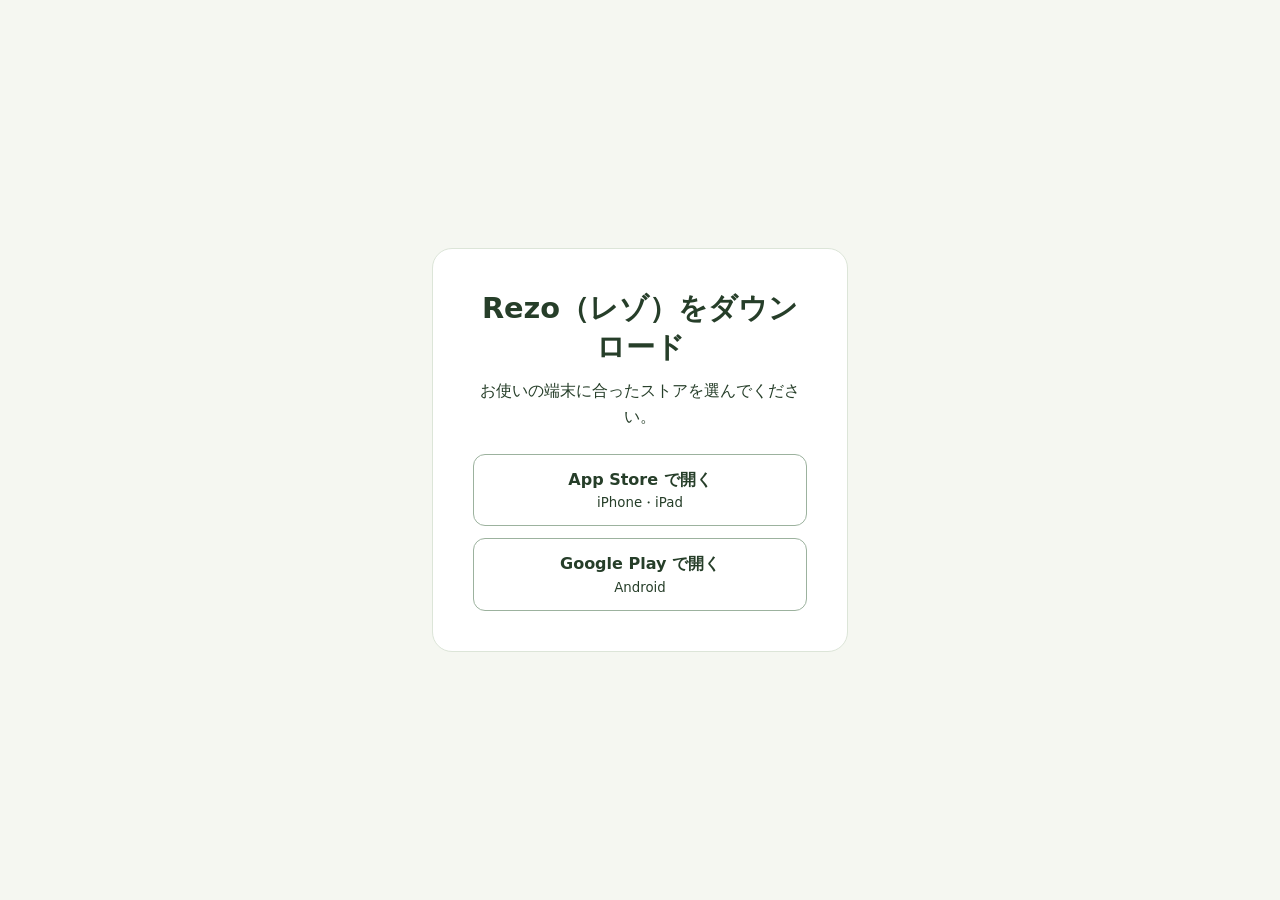
<file: download/index.html>
<!DOCTYPE html>
<html lang="ja">
<head>
    <meta charset="utf-8">
    <meta name="viewport" content="width=device-width, initial-scale=1">
    <meta name="description" content="iPhone・iPad・Android 向けの Rezo（レゾ）をダウンロードできます。">
    <title>Rezo（レゾ）をダウンロード</title>
    <style>
        body {
            margin: 0;
            min-height: 100vh;
            box-sizing: border-box;
            display: grid;
            place-items: center;
            padding: 1.25rem;
            background: #f5f7f1;
            color: #263e29;
            font: 1rem/1.6 system-ui, sans-serif;
        }

        main {
            box-sizing: border-box;
            width: min(100%, 26rem);
            padding: clamp(1rem, 6vw, 2.5rem);
            border: 1px solid #dce5d8;
            border-radius: 1.25rem;
            background: #fff;
            text-align: center;
        }

        h1 {
            margin: 0;
            font-size: clamp(1.35rem, 5.5vw, 1.8rem);
            line-height: 1.35;
        }

        p {
            margin: 0.75rem 0 1.5rem;
        }

        nav {
            display: grid;
            gap: 0.75rem;
        }

        a {
            padding: 0.75rem;
            border: 1px solid #9cb29e;
            border-radius: 0.75rem;
            color: #263e29;
            font-weight: 650;
            text-decoration: none;
        }

        a:hover {
            background: #edf3eb;
        }

        a:focus-visible {
            outline: 2px solid #263e29;
            outline-offset: 3px;
        }

        a small {
            display: block;
            font-weight: 400;
        }
    </style>
</head>
<body>
    <main>
        <h1>Rezo（レゾ）をダウンロード</h1>
        <p>お使いの端末に合ったストアを選んでください。</p>
        <nav aria-label="ダウンロード先">
            <a id="app-store" href="https://apps.apple.com/jp/app/rezo-%E3%83%AC%E3%82%BE-%E5%86%B7%E8%94%B5%E5%BA%AB%E7%AE%A1%E7%90%86%E3%81%A8%E3%83%81%E3%83%A9%E3%82%B7%E7%AF%80%E7%B4%84-ai%E7%8C%AE%E7%AB%8B%E3%83%AC%E3%82%B7%E3%83%94/id6759208721">
                App Store で開く
                <small>iPhone・iPad</small>
            </a>
            <a id="google-play" href="https://play.google.com/store/apps/details?id=com.rezocook.app&amp;hl=ja">
                Google Play で開く
                <small>Android</small>
            </a>
        </nav>
    </main>
    <script>
        const userAgent = navigator.userAgent;
        const platform = navigator.userAgentData?.platform;
        const isAndroid = platform === 'Android' || /\bAndroid\b/i.test(userAgent);

        // デスクトップ表示の iPad は Mac として識別される場合がある。
        const isIPadInDesktopMode = navigator.platform === 'MacIntel' && navigator.maxTouchPoints > 1;
        const isAppleMobile = /\b(iPhone|iPad|iPod)\b/i.test(userAgent) || isIPadInDesktopMode;

        if (isAndroid || isAppleMobile) {
            const storeLink = document.getElementById(isAndroid ? 'google-play' : 'app-store');
            document.querySelector('p').textContent = 'ストアを開いています。開かない場合は、下のリンクを押してください。';
            window.location.replace(storeLink.href);
        }
    </script>
</body>
</html>
</file>
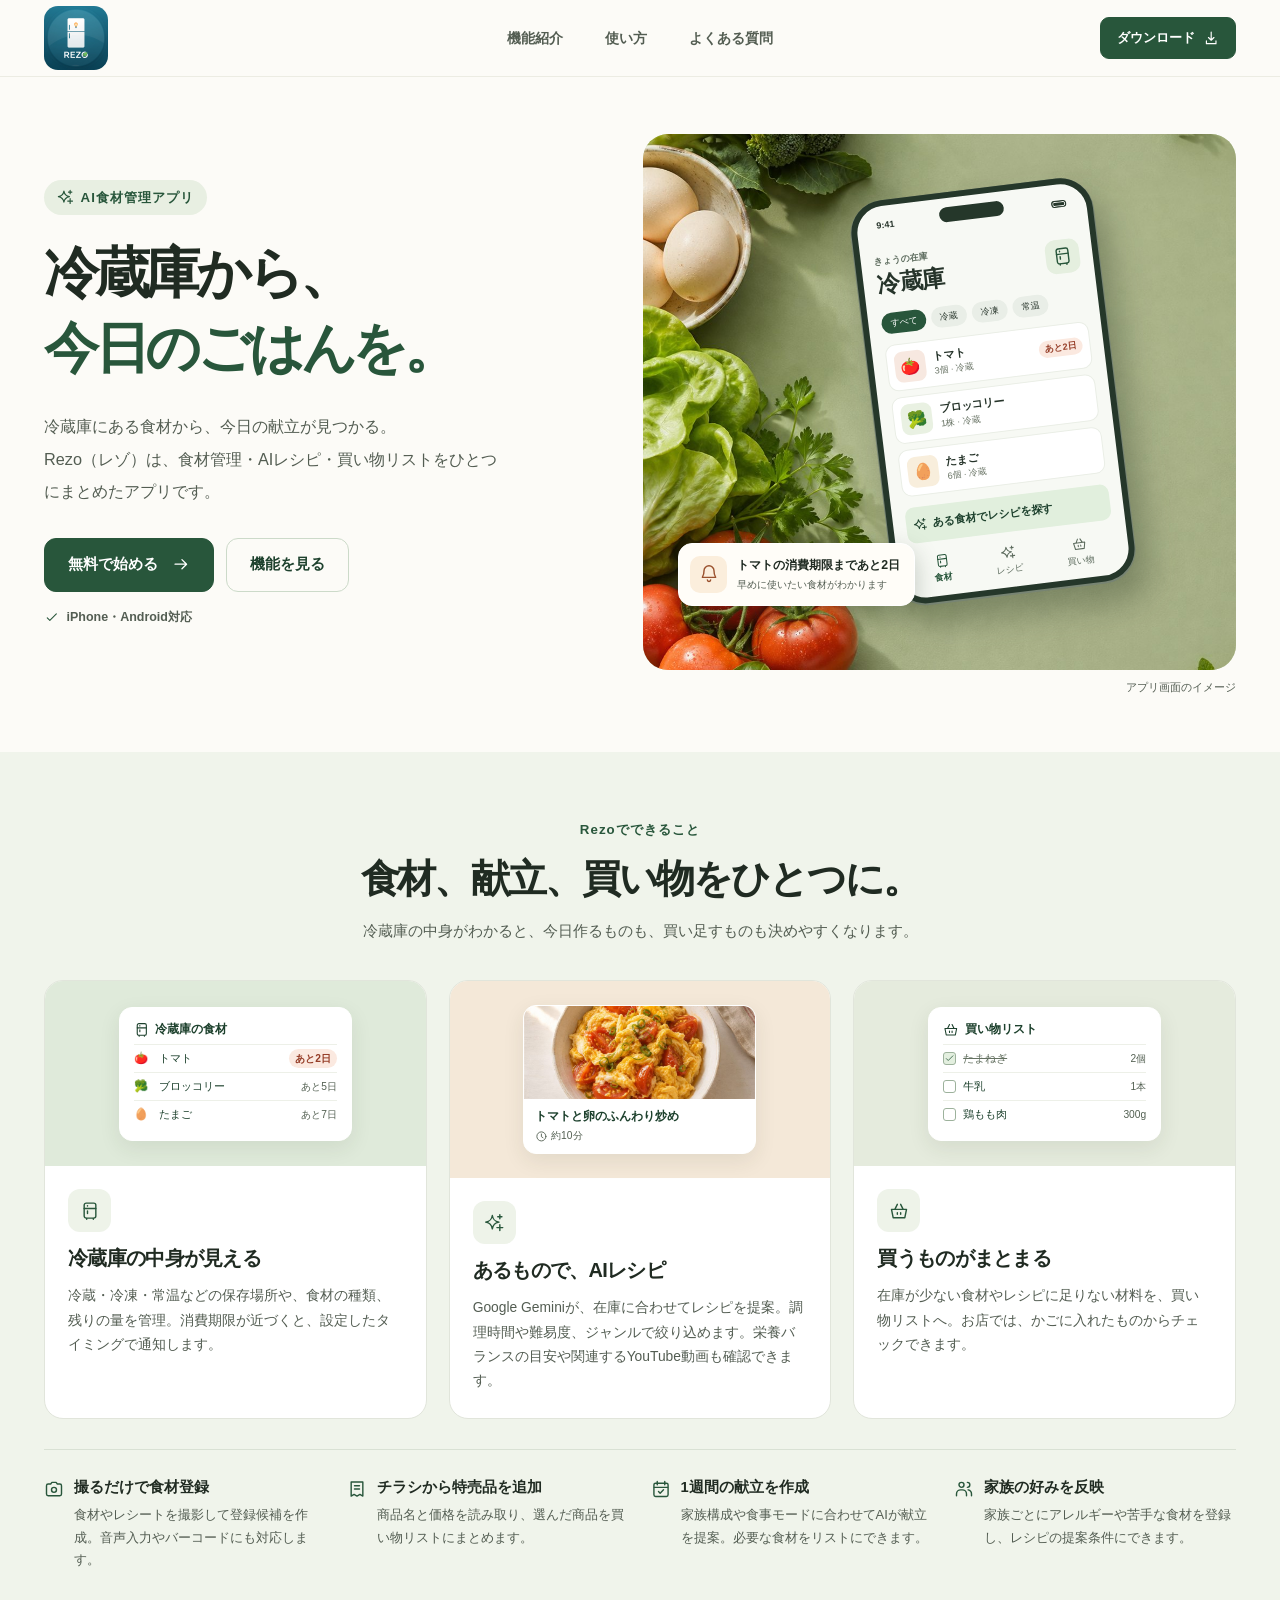
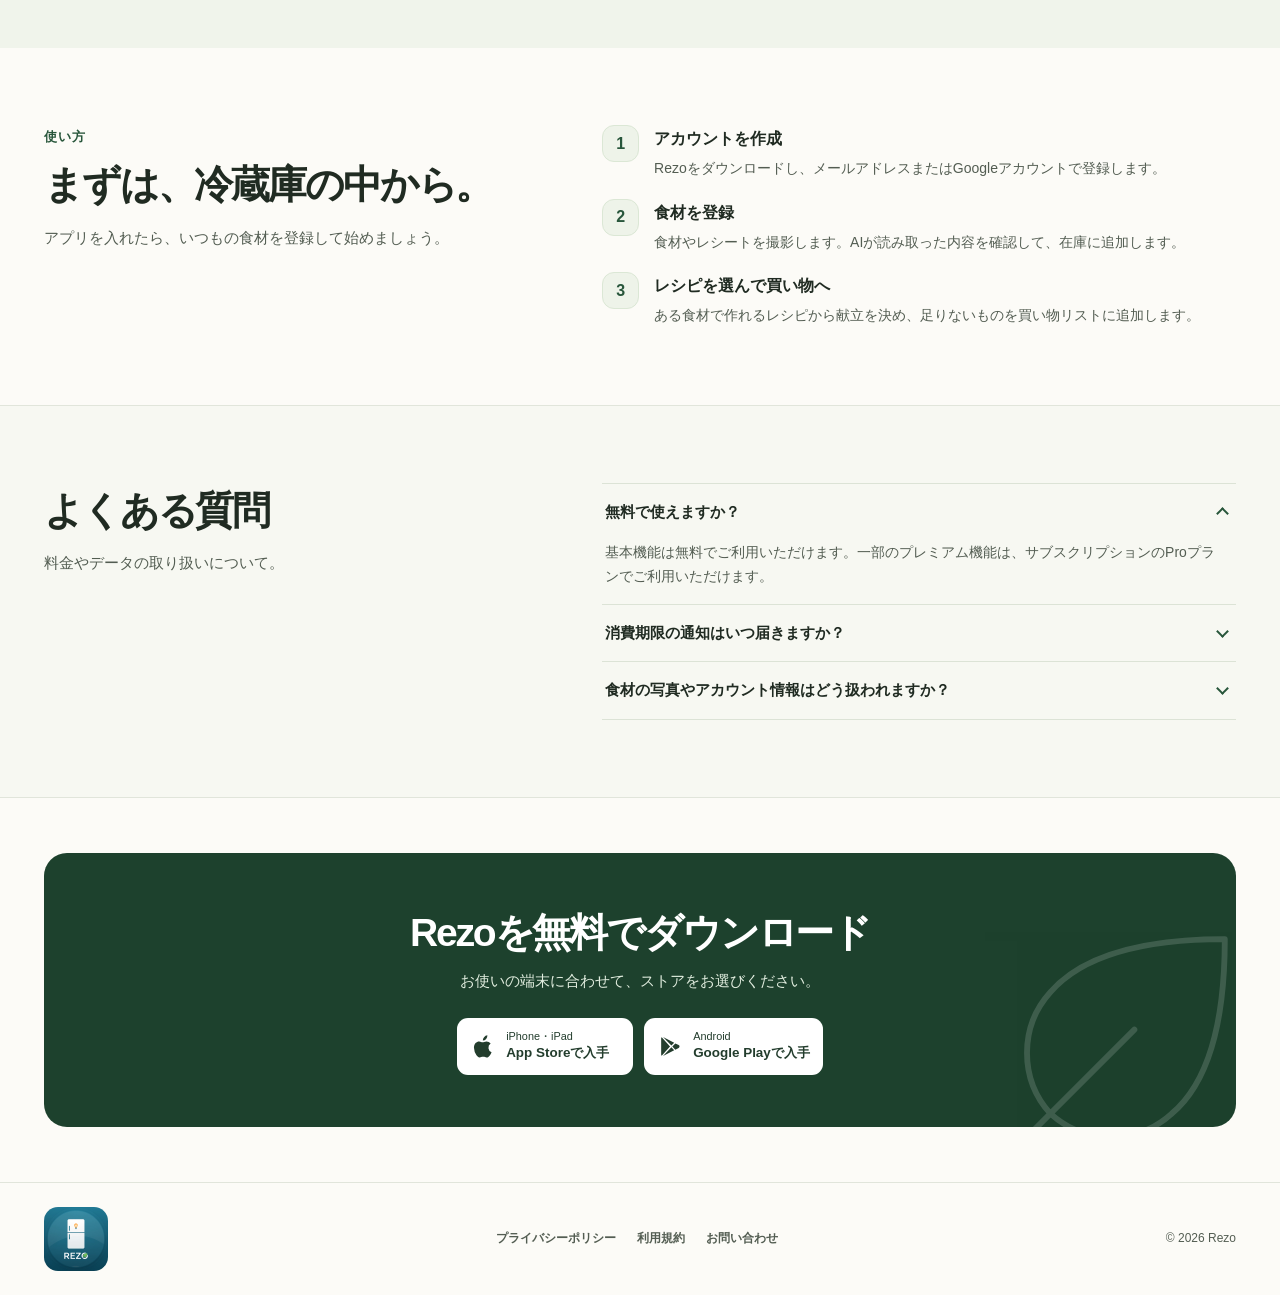
<file: features.html>
<!doctype html>
<html lang="ja">
<head>
    <meta charset="utf-8">
    <meta name="viewport" content="width=device-width, initial-scale=1">
    <meta name="theme-color" content="#fcfbf7">
    <meta name="description" content="Rezo（レゾ）は、冷蔵庫の食材管理からAIの献立提案、買い物リストまでをひとつにまとめるアプリです。">
    <meta property="og:title" content="Rezo（レゾ）｜冷蔵庫から、今日のごはんを。">
    <meta property="og:description" content="食材管理・AI献立・買い物リスト。毎日のごはんづくりを、冷蔵庫の中から。">
    <meta property="og:type" content="website">
    <meta property="og:url" content="https://tsugutoshi.github.io/rezo-site/features.html">
    <meta property="og:image" content="https://tsugutoshi.github.io/rezo-site/assets/fresh-ingredients.jpg">
    <link rel="canonical" href="https://tsugutoshi.github.io/rezo-site/features.html">
    <link rel="icon" type="image/jpeg" sizes="512x512" href="assets/rezo-store-icon.jpg">
    <link rel="stylesheet" href="assets/features.css">
    <title>Rezo（レゾ）｜食材管理・AI献立・買い物リスト</title>
</head>
<body id="top">
    <svg class="icon-library" xmlns="http://www.w3.org/2000/svg" aria-hidden="true">
        <symbol id="icon-leaf" viewBox="0 0 24 24"><path d="M20.5 3.5c-5.6 0-10.8 1-13.5 4.1a7 7 0 0 0 0 9.4 7 7 0 0 0 9.4 0c3.2-2.7 4.1-7.9 4.1-13.5ZM3 21l10.5-10.5"/></symbol>
        <symbol id="icon-arrow" viewBox="0 0 24 24"><path d="M4 12h15m-6-6 6 6-6 6"/></symbol>
        <symbol id="icon-download" viewBox="0 0 24 24"><path d="M12 3v12m-4-4 4 4 4-4M5 16v4h14v-4"/></symbol>
        <symbol id="icon-sparkle" viewBox="0 0 24 24"><path d="M10 3c.9 5.2 2.8 7.1 8 8-5.2.9-7.1 2.8-8 8-.9-5.2-2.8-7.1-8-8 5.2-.9 7.1-2.8 8-8Zm9 11v7m-3.5-3.5h7M19 2v5m-2.5-2.5h5"/></symbol>
        <symbol id="icon-fridge" viewBox="0 0 24 24"><rect x="5" y="2.5" width="14" height="18" rx="2.5"/><path d="M5 9h14m-10 3v3M9 5.5v.5M8 21v1m8-1v1"/></symbol>
        <symbol id="icon-basket" viewBox="0 0 24 24"><path d="M3 10h18l-2 10H5L3 10Zm4 0 3-6m7 6-3-6M10 14v2m4-2v2"/></symbol>
        <symbol id="icon-bell" viewBox="0 0 24 24"><path d="M18 8a6 6 0 0 0-12 0c0 6-2 7-2 8h16c0-1-2-2-2-8m-8 11a2 2 0 0 0 4 0"/></symbol>
        <symbol id="icon-camera" viewBox="0 0 24 24"><path d="M8 6l1.5-2h5L16 6h3a2 2 0 0 1 2 2v10a2 2 0 0 1-2 2H5a2 2 0 0 1-2-2V8a2 2 0 0 1 2-2h3Z"/><circle cx="12" cy="13" r="3"/></symbol>
        <symbol id="icon-calendar" viewBox="0 0 24 24"><rect x="3.5" y="5" width="17" height="16" rx="2"/><path d="M7.5 3v4m9-4v4M4 10h16m-11 5 2 2 4-4"/></symbol>
        <symbol id="icon-family" viewBox="0 0 24 24"><circle cx="9" cy="7" r="3"/><path d="M3 20v-2a5 5 0 0 1 5-5h2a5 5 0 0 1 5 5v2m1-10a3 3 0 0 0 0-6m1 9a5 5 0 0 1 4 5v2"/></symbol>
        <symbol id="icon-ticket" viewBox="0 0 24 24"><path d="M5 3.5h14v17l-3.5-2-3.5 2-3.5-2-3.5 2v-17ZM9 8h6m-6 4h6"/></symbol>
        <symbol id="icon-check" viewBox="0 0 24 24"><path d="m5 12 4 4L19 6"/></symbol>
        <symbol id="icon-clock" viewBox="0 0 24 24"><circle cx="12" cy="12" r="8.5"/><path d="M12 7.5v5l3 2"/></symbol>
        <symbol id="icon-apple" viewBox="0 0 24 24"><path fill="currentColor" stroke="none" d="M16.7 1.3a5.4 5.4 0 0 1-1.2 3.5 4.1 4.1 0 0 1-3.2 1.5 5 5 0 0 1 1.2-3.3 5.1 5.1 0 0 1 3.2-1.7Zm4 16.2a13.4 13.4 0 0 1-1.7 3.1c-.9 1.2-1.8 2-3 2-1.3 0-1.8-.7-3.4-.7s-2.1.7-3.4.7c-1.2 0-2.1-.9-3-2.1a13.7 13.7 0 0 1-2.4-7.2c0-4 2.5-6.1 5-6.1 1.3 0 2.4.8 3.3.8.8 0 2.1-.9 3.7-.9 1.5 0 3 .8 4 2.1a4.7 4.7 0 0 0 .9 8.3Z"/></symbol>
        <symbol id="icon-play" viewBox="0 0 24 24"><path fill="currentColor" stroke="none" d="M4.5 3.2a1.1 1.1 0 0 0-.5 1v15.6c0 .4.2.8.5 1l8-8.8-8-8.8Zm1.3-.3 8 8.2 2.7-2.8-10.7-5.4Zm11.8 6.1-2.9 3 2.9 3 3.2-1.6a1.6 1.6 0 0 0 0-2.8L17.6 9Zm-11.8 12 10.7-5.4-2.7-2.8-8 8.2Z"/></symbol>
    </svg>

    <a class="skip-link" href="#main">本文へ移動</a>
    <header class="site-header">
        <div class="container header-inner">
            <a class="brand" href="index.html" aria-label="REZO ホーム">
                <img class="brand-mark" src="assets/rezo-store-icon.jpg" alt="" width="64" height="64">
            </a>
            <nav class="site-nav" aria-label="ページ内メニュー">
                <a href="#features">機能紹介</a>
                <a href="#how-to">使い方</a>
                <a href="#faq">よくある質問</a>
            </nav>
            <a class="button header-button" href="#download">ダウンロード <svg class="icon" aria-hidden="true"><use href="#icon-download"/></svg></a>
        </div>
    </header>

    <main id="main">
        <section class="container hero" aria-labelledby="hero-title">
            <div class="hero-copy">
                <p class="eyebrow"><svg class="icon" aria-hidden="true"><use href="#icon-sparkle"/></svg> AI食材管理アプリ</p>
                <h1 id="hero-title">冷蔵庫から、<br><span>今日のごはんを。</span></h1>
                <p class="hero-description">冷蔵庫にある食材から、今日の献立が見つかる。<br class="desktop-break">Rezo（レゾ）は、食材管理・AIレシピ・買い物リストをひとつにまとめたアプリです。</p>
                <div class="hero-actions">
                    <a class="button" href="#download">無料で始める <svg class="icon" aria-hidden="true"><use href="#icon-arrow"/></svg></a>
                    <a class="button button-outline" href="#features">機能を見る</a>
                </div>
                <p class="platform-note"><svg class="icon" aria-hidden="true"><use href="#icon-check"/></svg> iPhone・Android対応</p>
            </div>

            <figure class="hero-figure">
                <div class="hero-visual" aria-hidden="true">
                    <img class="hero-image" src="assets/fresh-ingredients.jpg" alt="" fetchpriority="high">
                    <div class="phone">
                        <div class="phone-status"><span>9:41</span><span class="battery"></span></div>
                        <div class="phone-title"><div><span>きょうの在庫</span><strong>冷蔵庫</strong></div><span class="phone-icon"><svg class="icon"><use href="#icon-fridge"/></svg></span></div>
                        <div class="phone-filters"><span>すべて</span><span>冷蔵</span><span>冷凍</span><span>常温</span></div>
                        <div class="phone-item"><span class="food-symbol tomato">🍅</span><span><strong>トマト</strong><small>3個 · 冷蔵</small></span><span class="expiry">あと2日</span></div>
                        <div class="phone-item"><span class="food-symbol greens">🥦</span><span><strong>ブロッコリー</strong><small>1株 · 冷蔵</small></span></div>
                        <div class="phone-item"><span class="food-symbol eggs">🥚</span><span><strong>たまご</strong><small>6個 · 冷蔵</small></span></div>
                        <div class="phone-suggestion"><svg class="icon"><use href="#icon-sparkle"/></svg><span>ある食材でレシピを探す</span></div>
                        <div class="phone-tabs">
                            <span><svg class="icon"><use href="#icon-fridge"/></svg>食材</span>
                            <span><svg class="icon"><use href="#icon-sparkle"/></svg>レシピ</span>
                            <span><svg class="icon"><use href="#icon-basket"/></svg>買い物</span>
                        </div>
                    </div>
                    <div class="notification">
                        <span class="notification-icon"><svg class="icon"><use href="#icon-bell"/></svg></span>
                        <span><strong>トマトの消費期限まであと2日</strong><small>早めに使いたい食材がわかります</small></span>
                    </div>
                </div>
                <figcaption>アプリ画面のイメージ</figcaption>
            </figure>
        </section>

        <section id="features" class="features-section" aria-labelledby="features-title">
            <div class="container">
                <div class="section-heading center">
                    <p class="eyebrow">Rezoでできること</p>
                    <h2 id="features-title">食材、献立、買い物をひとつに。</h2>
                    <p>冷蔵庫の中身がわかると、今日作るものも、買い足すものも決めやすくなります。</p>
                </div>
                <div class="feature-grid">
                    <article class="feature-card">
                        <div class="card-art card-art-inventory" aria-hidden="true">
                            <div class="sample-card inventory-sample">
                                <strong><svg class="icon"><use href="#icon-fridge"/></svg> 冷蔵庫の食材</strong>
                                <span><span>🍅　トマト</span><small class="expiry">あと2日</small></span>
                                <span><span>🥦　ブロッコリー</span><small>あと5日</small></span>
                                <span><span>🥚　たまご</span><small>あと7日</small></span>
                            </div>
                        </div>
                        <div class="card-copy">
                            <span class="feature-icon"><svg class="icon" aria-hidden="true"><use href="#icon-fridge"/></svg></span>
                            <h3>冷蔵庫の中身が見える</h3>
                            <p>冷蔵・冷凍・常温などの保存場所や、食材の種類、残りの量を管理。消費期限が近づくと、設定したタイミングで通知します。</p>
                        </div>
                    </article>
                    <article class="feature-card">
                        <div class="card-art card-art-recipe" aria-hidden="true">
                            <div class="sample-card recipe-sample">
                                <img src="assets/tomato-egg-recipe.jpg" alt="" width="750" height="500" loading="lazy">
                                <div><strong>トマトと卵のふんわり炒め</strong><small><svg class="icon"><use href="#icon-clock"/></svg> 約10分</small></div>
                            </div>
                        </div>
                        <div class="card-copy">
                            <span class="feature-icon"><svg class="icon" aria-hidden="true"><use href="#icon-sparkle"/></svg></span>
                            <h3>あるもので、AIレシピ</h3>
                            <p>Google Geminiが、在庫に合わせてレシピを提案。調理時間や難易度、ジャンルで絞り込めます。栄養バランスの目安や関連するYouTube動画も確認できます。</p>
                        </div>
                    </article>
                    <article class="feature-card">
                        <div class="card-art card-art-shopping" aria-hidden="true">
                            <div class="sample-card shopping-sample">
                                <strong><svg class="icon"><use href="#icon-basket"/></svg> 買い物リスト</strong>
                                <span><i><svg class="icon"><use href="#icon-check"/></svg></i><s>たまねぎ</s><small>2個</small></span>
                                <span><i></i>牛乳<small>1本</small></span>
                                <span><i></i>鶏もも肉<small>300g</small></span>
                            </div>
                        </div>
                        <div class="card-copy">
                            <span class="feature-icon"><svg class="icon" aria-hidden="true"><use href="#icon-basket"/></svg></span>
                            <h3>買うものがまとまる</h3>
                            <p>在庫が少ない食材やレシピに足りない材料を、買い物リストへ。お店では、かごに入れたものからチェックできます。</p>
                        </div>
                    </article>
                </div>

                <ul class="secondary-grid">
                    <li><svg class="icon" aria-hidden="true"><use href="#icon-camera"/></svg><div><h3>撮るだけで食材登録</h3><p>食材やレシートを撮影して登録候補を作成。音声入力やバーコードにも対応します。</p></div></li>
                    <li><svg class="icon" aria-hidden="true"><use href="#icon-ticket"/></svg><div><h3>チラシから特売品を追加</h3><p>商品名と価格を読み取り、選んだ商品を買い物リストにまとめます。</p></div></li>
                    <li><svg class="icon" aria-hidden="true"><use href="#icon-calendar"/></svg><div><h3>1週間の献立を作成</h3><p>家族構成や食事モードに合わせてAIが献立を提案。必要な食材をリストにできます。</p></div></li>
                    <li><svg class="icon" aria-hidden="true"><use href="#icon-family"/></svg><div><h3>家族の好みを反映</h3><p>家族ごとにアレルギーや苦手な食材を登録し、レシピの提案条件にできます。</p></div></li>
                </ul>
            </div>
        </section>

        <section id="how-to" class="container how-section" aria-labelledby="how-title">
            <div class="section-heading">
                <p class="eyebrow">使い方</p>
                <h2 id="how-title">まずは、冷蔵庫の中から。</h2>
                <p>アプリを入れたら、いつもの食材を登録して始めましょう。</p>
            </div>
            <ol class="steps" role="list">
                <li><span class="step-number" aria-hidden="true">1</span><div><h3>アカウントを作成</h3><p>Rezoをダウンロードし、メールアドレスまたはGoogleアカウントで登録します。</p></div></li>
                <li><span class="step-number" aria-hidden="true">2</span><div><h3>食材を登録</h3><p>食材やレシートを撮影します。AIが読み取った内容を確認して、在庫に追加します。</p></div></li>
                <li><span class="step-number" aria-hidden="true">3</span><div><h3>レシピを選んで買い物へ</h3><p>ある食材で作れるレシピから献立を決め、足りないものを買い物リストに追加します。</p></div></li>
            </ol>
        </section>

        <section id="faq" class="faq-section" aria-labelledby="faq-title">
            <div class="container faq-layout">
                <div class="section-heading">
                    <h2 id="faq-title">よくある質問</h2>
                    <p>料金やデータの取り扱いについて。</p>
                </div>
                <div class="questions">
                    <details open>
                        <summary>無料で使えますか？</summary>
                        <p>基本機能は無料でご利用いただけます。一部のプレミアム機能は、サブスクリプションのProプランでご利用いただけます。</p>
                    </details>
                    <details>
                        <summary>消費期限の通知はいつ届きますか？</summary>
                        <p>1日前・3日前・7日前など、通知のタイミングを設定できます。アプリでは、期限が近い食材を色分けして確認できます。</p>
                    </details>
                    <details>
                        <summary>食材の写真やアカウント情報はどう扱われますか？</summary>
                        <p>データはFirebaseに暗号化して保存されます。AI学習への画像提供は任意です。アカウント削除やデータの取り扱いについては、<a href="privacy.html">プライバシーポリシー</a>をご覧ください。</p>
                    </details>
                </div>
            </div>
        </section>

        <section id="download" class="container download-section" aria-labelledby="download-title">
            <div class="download-panel">
                <svg class="download-leaf icon" aria-hidden="true"><use href="#icon-leaf"/></svg>
                <div class="download-copy">
                    <h2 id="download-title">Rezoを無料でダウンロード</h2>
                    <p>お使いの端末に合わせて、ストアをお選びください。</p>
                    <div class="store-links">
                        <a class="store-button" href="https://apps.apple.com/jp/app/rezo-cooking-navi/id6759208721">
                            <svg class="icon" aria-hidden="true"><use href="#icon-apple"/></svg><span><small>iPhone・iPad</small><strong>App Storeで入手</strong></span>
                        </a>
                        <a class="store-button" href="https://play.google.com/store/apps/details?id=com.rezocook.app&amp;hl=ja">
                            <svg class="icon" aria-hidden="true"><use href="#icon-play"/></svg><span><small>Android</small><strong>Google Playで入手</strong></span>
                        </a>
                    </div>
                </div>
            </div>
        </section>
    </main>

    <footer class="site-footer">
        <div class="container footer-inner">
            <a class="brand" href="index.html" aria-label="REZO ホーム">
                <img class="brand-mark" src="assets/rezo-store-icon.jpg" alt="" width="64" height="64">
            </a>
            <nav aria-label="サイト情報">
                <a href="privacy.html">プライバシーポリシー</a>
                <a href="terms.html">利用規約</a>
                <a href="mailto:orubisu.io3@gmail.com">お問い合わせ</a>
            </nav>
            <small>© 2026 Rezo</small>
        </div>
    </footer>
</body>
</html>
</file>
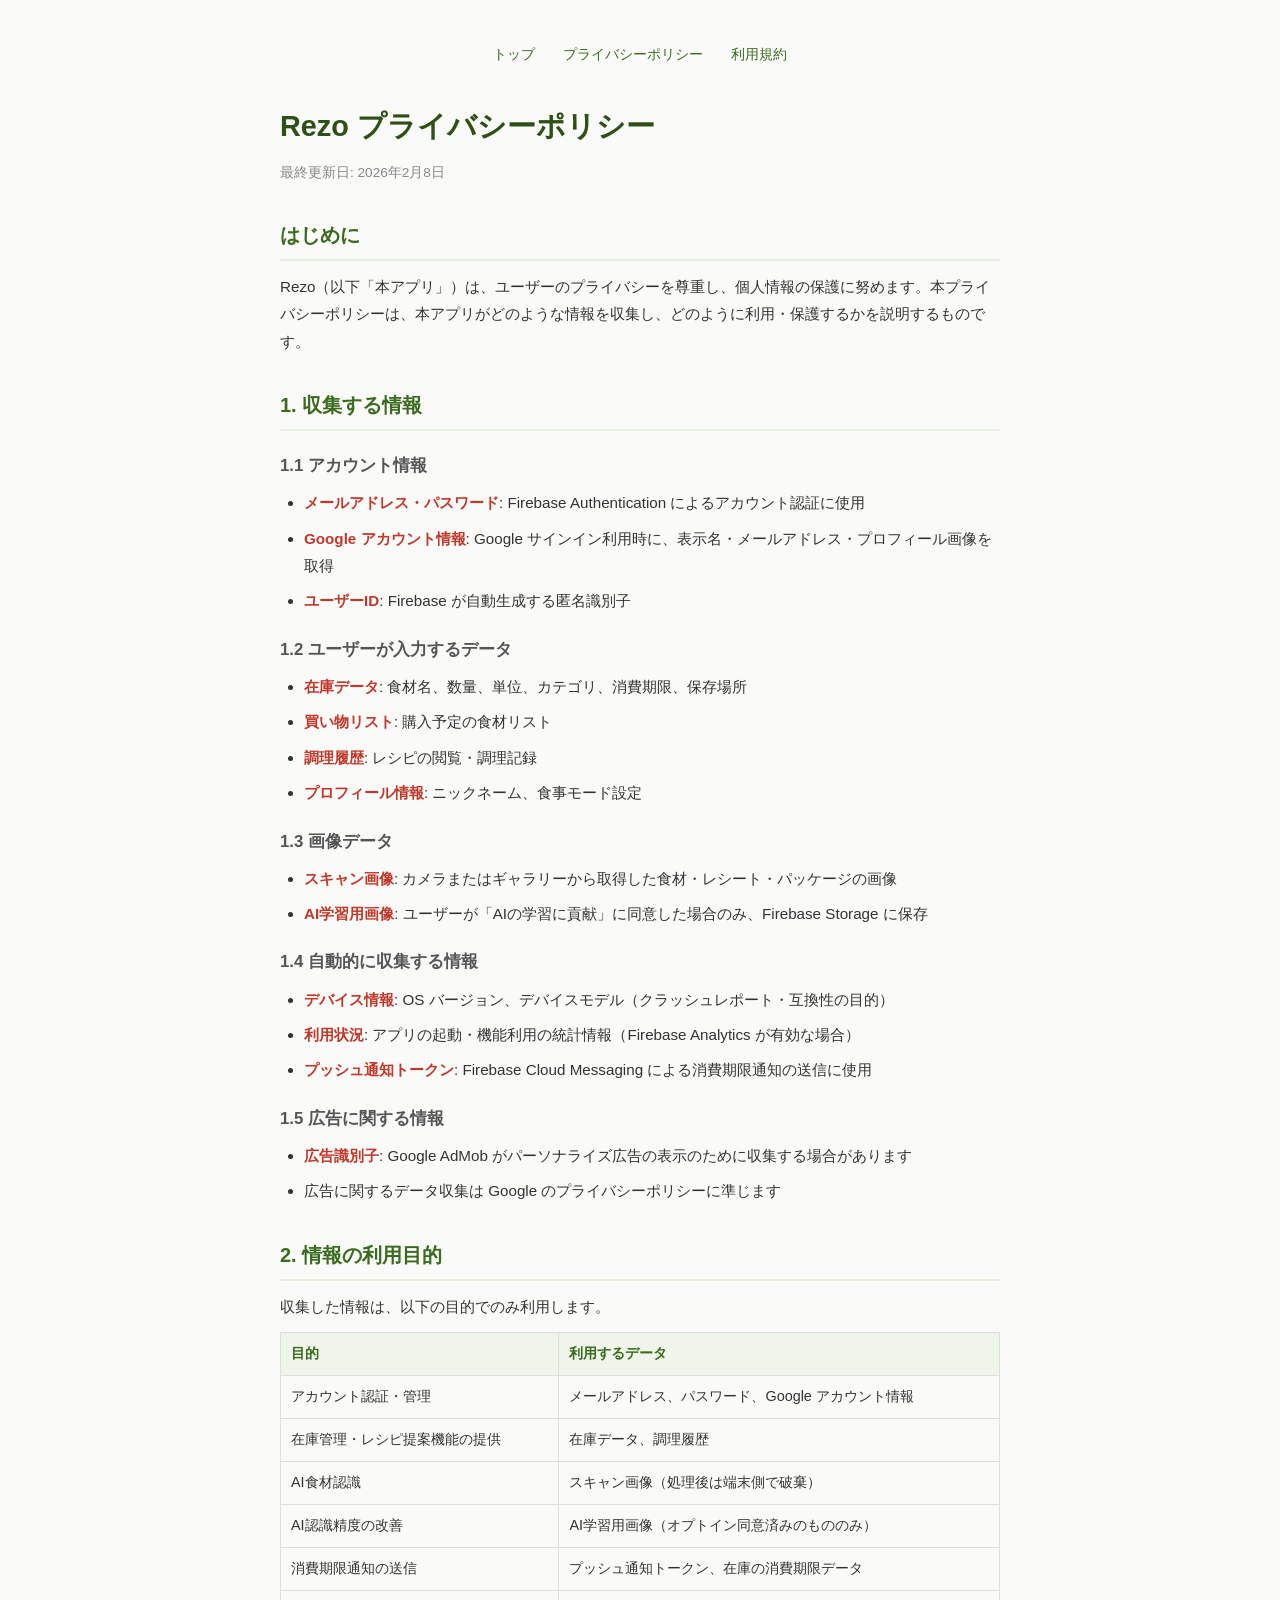
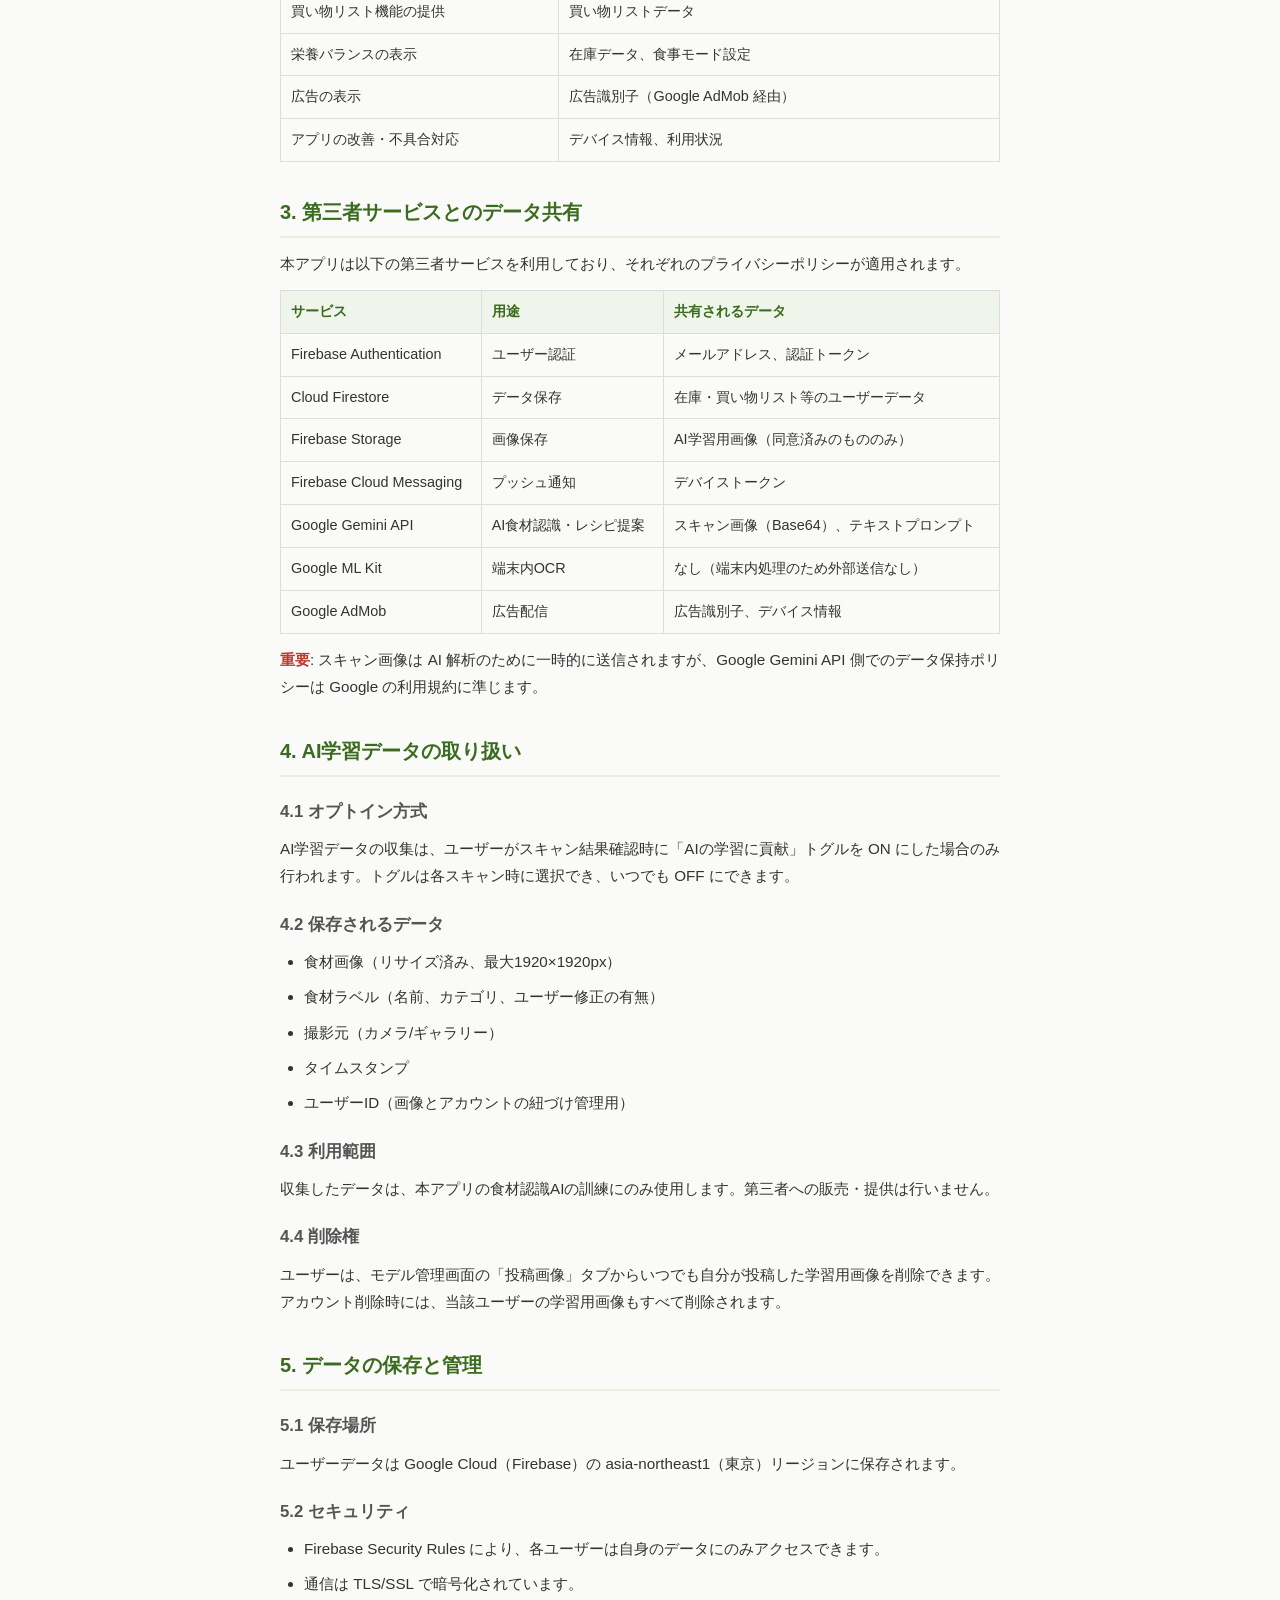
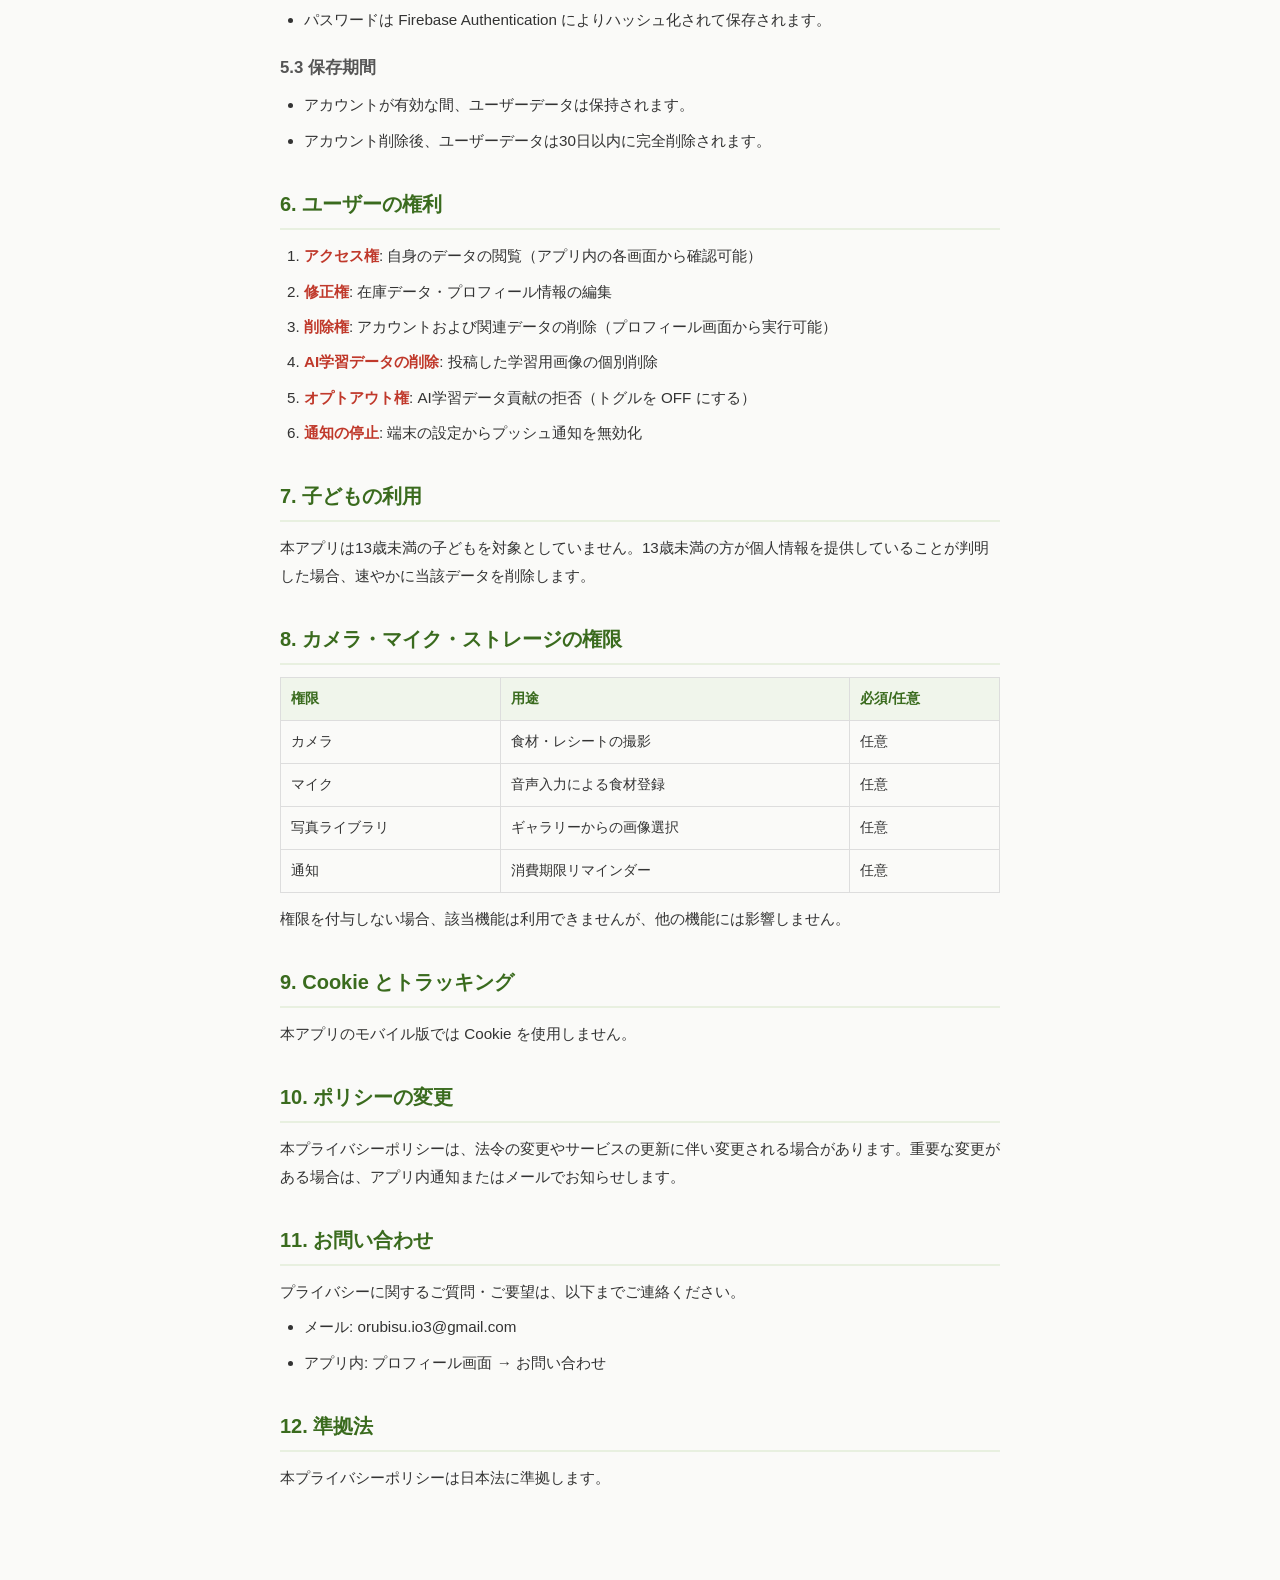
<file: privacy.html>
<!DOCTYPE html>
<html lang="ja">
<head>
    <meta charset="UTF-8">
    <meta name="viewport" content="width=device-width, initial-scale=1.0">
    <title>Rezo - プライバシーポリシー</title>
    <style>
        * { margin: 0; padding: 0; box-sizing: border-box; }
        body {
            font-family: 'Helvetica Neue', 'Hiragino Sans', 'Yu Gothic UI', sans-serif;
            line-height: 1.8;
            color: #333;
            background: #fafaf8;
            padding: 0 16px;
        }
        .container { max-width: 720px; margin: 0 auto; padding: 40px 0 80px; }
        h1 { font-size: 1.8rem; color: #2d5016; margin-bottom: 8px; }
        h2 { font-size: 1.25rem; color: #3a6b1e; margin-top: 32px; margin-bottom: 12px; border-bottom: 2px solid #e8f0e0; padding-bottom: 6px; }
        h3 { font-size: 1.05rem; color: #555; margin-top: 20px; margin-bottom: 8px; }
        p, li { font-size: 0.95rem; margin-bottom: 8px; }
        ul, ol { padding-left: 24px; margin-bottom: 12px; }
        table { width: 100%; border-collapse: collapse; margin: 12px 0; font-size: 0.9rem; }
        th, td { border: 1px solid #ddd; padding: 8px 10px; text-align: left; }
        th { background: #f0f5eb; color: #3a6b1e; }
        strong { color: #c0392b; }
        .date { color: #888; font-size: 0.85rem; margin-bottom: 24px; }
        .nav { text-align: center; margin-bottom: 32px; }
        .nav a { color: #3a6b1e; text-decoration: none; margin: 0 12px; font-size: 0.9rem; }
        .nav a:hover { text-decoration: underline; }
    </style>
</head>
<body>
<div class="container">
    <div class="nav">
        <a href="index.html">トップ</a>
        <a href="privacy.html">プライバシーポリシー</a>
        <a href="terms.html">利用規約</a>
    </div>

    <h1>Rezo プライバシーポリシー</h1>
    <p class="date">最終更新日: 2026年2月8日</p>

    <h2>はじめに</h2>
    <p>Rezo（以下「本アプリ」）は、ユーザーのプライバシーを尊重し、個人情報の保護に努めます。本プライバシーポリシーは、本アプリがどのような情報を収集し、どのように利用・保護するかを説明するものです。</p>

    <h2>1. 収集する情報</h2>

    <h3>1.1 アカウント情報</h3>
    <ul>
        <li><strong>メールアドレス・パスワード</strong>: Firebase Authentication によるアカウント認証に使用</li>
        <li><strong>Google アカウント情報</strong>: Google サインイン利用時に、表示名・メールアドレス・プロフィール画像を取得</li>
        <li><strong>ユーザーID</strong>: Firebase が自動生成する匿名識別子</li>
    </ul>

    <h3>1.2 ユーザーが入力するデータ</h3>
    <ul>
        <li><strong>在庫データ</strong>: 食材名、数量、単位、カテゴリ、消費期限、保存場所</li>
        <li><strong>買い物リスト</strong>: 購入予定の食材リスト</li>
        <li><strong>調理履歴</strong>: レシピの閲覧・調理記録</li>
        <li><strong>プロフィール情報</strong>: ニックネーム、食事モード設定</li>
    </ul>

    <h3>1.3 画像データ</h3>
    <ul>
        <li><strong>スキャン画像</strong>: カメラまたはギャラリーから取得した食材・レシート・パッケージの画像</li>
        <li><strong>AI学習用画像</strong>: ユーザーが「AIの学習に貢献」に同意した場合のみ、Firebase Storage に保存</li>
    </ul>

    <h3>1.4 自動的に収集する情報</h3>
    <ul>
        <li><strong>デバイス情報</strong>: OS バージョン、デバイスモデル（クラッシュレポート・互換性の目的）</li>
        <li><strong>利用状況</strong>: アプリの起動・機能利用の統計情報（Firebase Analytics が有効な場合）</li>
        <li><strong>プッシュ通知トークン</strong>: Firebase Cloud Messaging による消費期限通知の送信に使用</li>
    </ul>

    <h3>1.5 広告に関する情報</h3>
    <ul>
        <li><strong>広告識別子</strong>: Google AdMob がパーソナライズ広告の表示のために収集する場合があります</li>
        <li>広告に関するデータ収集は Google のプライバシーポリシーに準じます</li>
    </ul>

    <h2>2. 情報の利用目的</h2>
    <p>収集した情報は、以下の目的でのみ利用します。</p>
    <table>
        <tr><th>目的</th><th>利用するデータ</th></tr>
        <tr><td>アカウント認証・管理</td><td>メールアドレス、パスワード、Google アカウント情報</td></tr>
        <tr><td>在庫管理・レシピ提案機能の提供</td><td>在庫データ、調理履歴</td></tr>
        <tr><td>AI食材認識</td><td>スキャン画像（処理後は端末側で破棄）</td></tr>
        <tr><td>AI認識精度の改善</td><td>AI学習用画像（オプトイン同意済みのもののみ）</td></tr>
        <tr><td>消費期限通知の送信</td><td>プッシュ通知トークン、在庫の消費期限データ</td></tr>
        <tr><td>買い物リスト機能の提供</td><td>買い物リストデータ</td></tr>
        <tr><td>栄養バランスの表示</td><td>在庫データ、食事モード設定</td></tr>
        <tr><td>広告の表示</td><td>広告識別子（Google AdMob 経由）</td></tr>
        <tr><td>アプリの改善・不具合対応</td><td>デバイス情報、利用状況</td></tr>
    </table>

    <h2>3. 第三者サービスとのデータ共有</h2>
    <p>本アプリは以下の第三者サービスを利用しており、それぞれのプライバシーポリシーが適用されます。</p>
    <table>
        <tr><th>サービス</th><th>用途</th><th>共有されるデータ</th></tr>
        <tr><td>Firebase Authentication</td><td>ユーザー認証</td><td>メールアドレス、認証トークン</td></tr>
        <tr><td>Cloud Firestore</td><td>データ保存</td><td>在庫・買い物リスト等のユーザーデータ</td></tr>
        <tr><td>Firebase Storage</td><td>画像保存</td><td>AI学習用画像（同意済みのもののみ）</td></tr>
        <tr><td>Firebase Cloud Messaging</td><td>プッシュ通知</td><td>デバイストークン</td></tr>
        <tr><td>Google Gemini API</td><td>AI食材認識・レシピ提案</td><td>スキャン画像（Base64）、テキストプロンプト</td></tr>
        <tr><td>Google ML Kit</td><td>端末内OCR</td><td>なし（端末内処理のため外部送信なし）</td></tr>
        <tr><td>Google AdMob</td><td>広告配信</td><td>広告識別子、デバイス情報</td></tr>
    </table>
    <p><strong>重要</strong>: スキャン画像は AI 解析のために一時的に送信されますが、Google Gemini API 側でのデータ保持ポリシーは Google の利用規約に準じます。</p>

    <h2>4. AI学習データの取り扱い</h2>
    <h3>4.1 オプトイン方式</h3>
    <p>AI学習データの収集は、ユーザーがスキャン結果確認時に「AIの学習に貢献」トグルを ON にした場合のみ行われます。トグルは各スキャン時に選択でき、いつでも OFF にできます。</p>
    <h3>4.2 保存されるデータ</h3>
    <ul>
        <li>食材画像（リサイズ済み、最大1920×1920px）</li>
        <li>食材ラベル（名前、カテゴリ、ユーザー修正の有無）</li>
        <li>撮影元（カメラ/ギャラリー）</li>
        <li>タイムスタンプ</li>
        <li>ユーザーID（画像とアカウントの紐づけ管理用）</li>
    </ul>
    <h3>4.3 利用範囲</h3>
    <p>収集したデータは、本アプリの食材認識AIの訓練にのみ使用します。第三者への販売・提供は行いません。</p>
    <h3>4.4 削除権</h3>
    <p>ユーザーは、モデル管理画面の「投稿画像」タブからいつでも自分が投稿した学習用画像を削除できます。アカウント削除時には、当該ユーザーの学習用画像もすべて削除されます。</p>

    <h2>5. データの保存と管理</h2>
    <h3>5.1 保存場所</h3>
    <p>ユーザーデータは Google Cloud（Firebase）の asia-northeast1（東京）リージョンに保存されます。</p>
    <h3>5.2 セキュリティ</h3>
    <ul>
        <li>Firebase Security Rules により、各ユーザーは自身のデータにのみアクセスできます。</li>
        <li>通信は TLS/SSL で暗号化されています。</li>
        <li>パスワードは Firebase Authentication によりハッシュ化されて保存されます。</li>
    </ul>
    <h3>5.3 保存期間</h3>
    <ul>
        <li>アカウントが有効な間、ユーザーデータは保持されます。</li>
        <li>アカウント削除後、ユーザーデータは30日以内に完全削除されます。</li>
    </ul>

    <h2>6. ユーザーの権利</h2>
    <ol>
        <li><strong>アクセス権</strong>: 自身のデータの閲覧（アプリ内の各画面から確認可能）</li>
        <li><strong>修正権</strong>: 在庫データ・プロフィール情報の編集</li>
        <li><strong>削除権</strong>: アカウントおよび関連データの削除（プロフィール画面から実行可能）</li>
        <li><strong>AI学習データの削除</strong>: 投稿した学習用画像の個別削除</li>
        <li><strong>オプトアウト権</strong>: AI学習データ貢献の拒否（トグルを OFF にする）</li>
        <li><strong>通知の停止</strong>: 端末の設定からプッシュ通知を無効化</li>
    </ol>

    <h2>7. 子どもの利用</h2>
    <p>本アプリは13歳未満の子どもを対象としていません。13歳未満の方が個人情報を提供していることが判明した場合、速やかに当該データを削除します。</p>

    <h2>8. カメラ・マイク・ストレージの権限</h2>
    <table>
        <tr><th>権限</th><th>用途</th><th>必須/任意</th></tr>
        <tr><td>カメラ</td><td>食材・レシートの撮影</td><td>任意</td></tr>
        <tr><td>マイク</td><td>音声入力による食材登録</td><td>任意</td></tr>
        <tr><td>写真ライブラリ</td><td>ギャラリーからの画像選択</td><td>任意</td></tr>
        <tr><td>通知</td><td>消費期限リマインダー</td><td>任意</td></tr>
    </table>
    <p>権限を付与しない場合、該当機能は利用できませんが、他の機能には影響しません。</p>

    <h2>9. Cookie とトラッキング</h2>
    <p>本アプリのモバイル版では Cookie を使用しません。</p>

    <h2>10. ポリシーの変更</h2>
    <p>本プライバシーポリシーは、法令の変更やサービスの更新に伴い変更される場合があります。重要な変更がある場合は、アプリ内通知またはメールでお知らせします。</p>

    <h2>11. お問い合わせ</h2>
    <p>プライバシーに関するご質問・ご要望は、以下までご連絡ください。</p>
    <ul>
        <li>メール: orubisu.io3@gmail.com</li>
        <li>アプリ内: プロフィール画面 → お問い合わせ</li>
    </ul>

    <h2>12. 準拠法</h2>
    <p>本プライバシーポリシーは日本法に準拠します。</p>
</div>
</body>
</html>
</file>
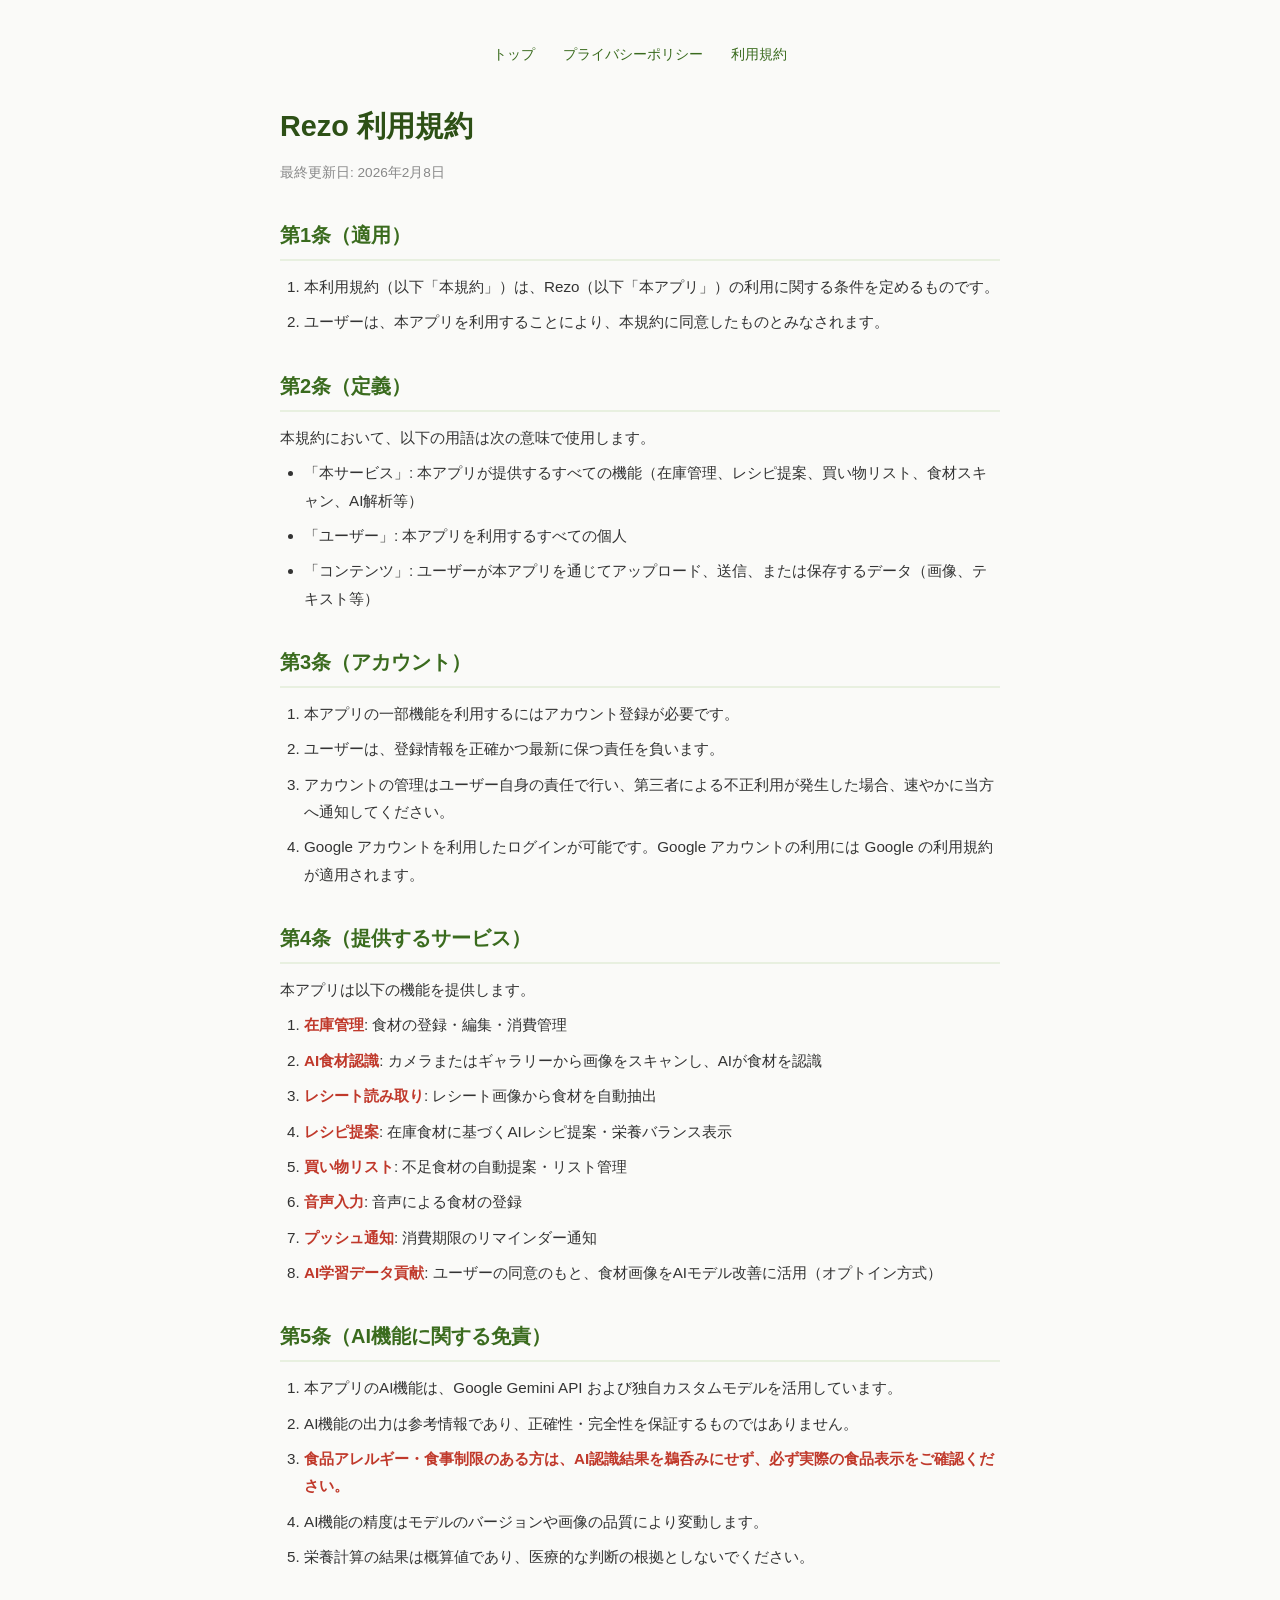
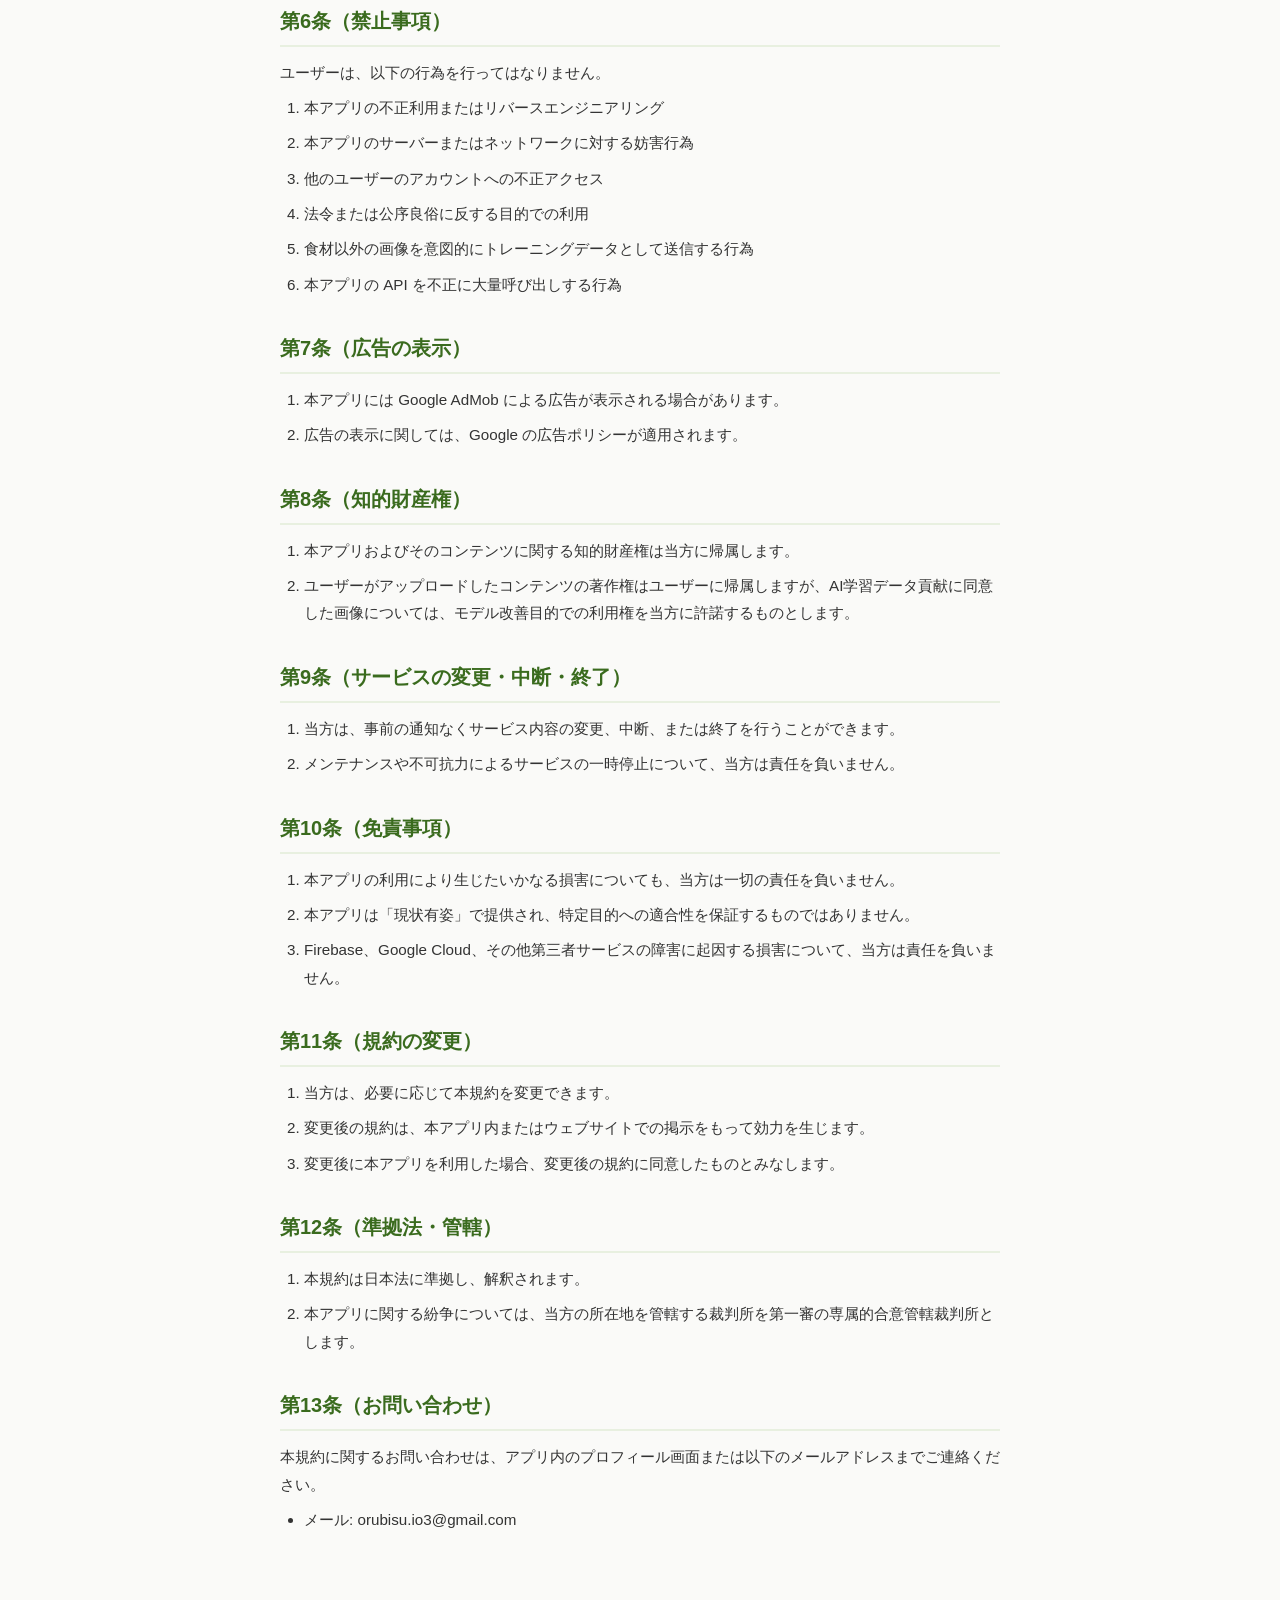
<file: terms.html>
<!DOCTYPE html>
<html lang="ja">

<head>
    <meta charset="UTF-8">
    <meta name="viewport" content="width=device-width, initial-scale=1.0">
    <title>Rezo - 利用規約</title>
    <style>
        * {
            margin: 0;
            padding: 0;
            box-sizing: border-box;
        }

        body {
            font-family: 'Helvetica Neue', 'Hiragino Sans', 'Yu Gothic UI', sans-serif;
            line-height: 1.8;
            color: #333;
            background: #fafaf8;
            padding: 0 16px;
        }

        .container {
            max-width: 720px;
            margin: 0 auto;
            padding: 40px 0 80px;
        }

        h1 {
            font-size: 1.8rem;
            color: #2d5016;
            margin-bottom: 8px;
        }

        h2 {
            font-size: 1.25rem;
            color: #3a6b1e;
            margin-top: 32px;
            margin-bottom: 12px;
            border-bottom: 2px solid #e8f0e0;
            padding-bottom: 6px;
        }

        p,
        li {
            font-size: 0.95rem;
            margin-bottom: 8px;
        }

        ul,
        ol {
            padding-left: 24px;
            margin-bottom: 12px;
        }

        strong {
            color: #c0392b;
        }

        .date {
            color: #888;
            font-size: 0.85rem;
            margin-bottom: 24px;
        }

        .nav {
            text-align: center;
            margin-bottom: 32px;
        }

        .nav a {
            color: #3a6b1e;
            text-decoration: none;
            margin: 0 12px;
            font-size: 0.9rem;
        }

        .nav a:hover {
            text-decoration: underline;
        }
    </style>
</head>

<body>
    <div class="container">
        <div class="nav">
            <a href="index.html">トップ</a>
            <a href="privacy.html">プライバシーポリシー</a>
            <a href="terms.html">利用規約</a>
        </div>

        <h1>Rezo 利用規約</h1>
        <p class="date">最終更新日: 2026年2月8日</p>

        <h2>第1条（適用）</h2>
        <ol>
            <li>本利用規約（以下「本規約」）は、Rezo（以下「本アプリ」）の利用に関する条件を定めるものです。</li>
            <li>ユーザーは、本アプリを利用することにより、本規約に同意したものとみなされます。</li>
        </ol>

        <h2>第2条（定義）</h2>
        <p>本規約において、以下の用語は次の意味で使用します。</p>
        <ul>
            <li>「本サービス」: 本アプリが提供するすべての機能（在庫管理、レシピ提案、買い物リスト、食材スキャン、AI解析等）</li>
            <li>「ユーザー」: 本アプリを利用するすべての個人</li>
            <li>「コンテンツ」: ユーザーが本アプリを通じてアップロード、送信、または保存するデータ（画像、テキスト等）</li>
        </ul>

        <h2>第3条（アカウント）</h2>
        <ol>
            <li>本アプリの一部機能を利用するにはアカウント登録が必要です。</li>
            <li>ユーザーは、登録情報を正確かつ最新に保つ責任を負います。</li>
            <li>アカウントの管理はユーザー自身の責任で行い、第三者による不正利用が発生した場合、速やかに当方へ通知してください。</li>
            <li>Google アカウントを利用したログインが可能です。Google アカウントの利用には Google の利用規約が適用されます。</li>
        </ol>

        <h2>第4条（提供するサービス）</h2>
        <p>本アプリは以下の機能を提供します。</p>
        <ol>
            <li><strong>在庫管理</strong>: 食材の登録・編集・消費管理</li>
            <li><strong>AI食材認識</strong>: カメラまたはギャラリーから画像をスキャンし、AIが食材を認識</li>
            <li><strong>レシート読み取り</strong>: レシート画像から食材を自動抽出</li>
            <li><strong>レシピ提案</strong>: 在庫食材に基づくAIレシピ提案・栄養バランス表示</li>
            <li><strong>買い物リスト</strong>: 不足食材の自動提案・リスト管理</li>
            <li><strong>音声入力</strong>: 音声による食材の登録</li>
            <li><strong>プッシュ通知</strong>: 消費期限のリマインダー通知</li>
            <li><strong>AI学習データ貢献</strong>: ユーザーの同意のもと、食材画像をAIモデル改善に活用（オプトイン方式）</li>
        </ol>

        <h2>第5条（AI機能に関する免責）</h2>
        <ol>
            <li>本アプリのAI機能は、Google Gemini API および独自カスタムモデルを活用しています。</li>
            <li>AI機能の出力は参考情報であり、正確性・完全性を保証するものではありません。</li>
            <li><strong>食品アレルギー・食事制限のある方は、AI認識結果を鵜呑みにせず、必ず実際の食品表示をご確認ください。</strong></li>
            <li>AI機能の精度はモデルのバージョンや画像の品質により変動します。</li>
            <li>栄養計算の結果は概算値であり、医療的な判断の根拠としないでください。</li>
        </ol>

        <h2>第6条（禁止事項）</h2>
        <p>ユーザーは、以下の行為を行ってはなりません。</p>
        <ol>
            <li>本アプリの不正利用またはリバースエンジニアリング</li>
            <li>本アプリのサーバーまたはネットワークに対する妨害行為</li>
            <li>他のユーザーのアカウントへの不正アクセス</li>
            <li>法令または公序良俗に反する目的での利用</li>
            <li>食材以外の画像を意図的にトレーニングデータとして送信する行為</li>
            <li>本アプリの API を不正に大量呼び出しする行為</li>
        </ol>

        <h2>第7条（広告の表示）</h2>
        <ol>
            <li>本アプリには Google AdMob による広告が表示される場合があります。</li>
            <li>広告の表示に関しては、Google の広告ポリシーが適用されます。</li>
        </ol>

        <h2>第8条（知的財産権）</h2>
        <ol>
            <li>本アプリおよびそのコンテンツに関する知的財産権は当方に帰属します。</li>
            <li>ユーザーがアップロードしたコンテンツの著作権はユーザーに帰属しますが、AI学習データ貢献に同意した画像については、モデル改善目的での利用権を当方に許諾するものとします。</li>
        </ol>

        <h2>第9条（サービスの変更・中断・終了）</h2>
        <ol>
            <li>当方は、事前の通知なくサービス内容の変更、中断、または終了を行うことができます。</li>
            <li>メンテナンスや不可抗力によるサービスの一時停止について、当方は責任を負いません。</li>
        </ol>

        <h2>第10条（免責事項）</h2>
        <ol>
            <li>本アプリの利用により生じたいかなる損害についても、当方は一切の責任を負いません。</li>
            <li>本アプリは「現状有姿」で提供され、特定目的への適合性を保証するものではありません。</li>
            <li>Firebase、Google Cloud、その他第三者サービスの障害に起因する損害について、当方は責任を負いません。</li>
        </ol>

        <h2>第11条（規約の変更）</h2>
        <ol>
            <li>当方は、必要に応じて本規約を変更できます。</li>
            <li>変更後の規約は、本アプリ内またはウェブサイトでの掲示をもって効力を生じます。</li>
            <li>変更後に本アプリを利用した場合、変更後の規約に同意したものとみなします。</li>
        </ol>

        <h2>第12条（準拠法・管轄）</h2>
        <ol>
            <li>本規約は日本法に準拠し、解釈されます。</li>
            <li>本アプリに関する紛争については、当方の所在地を管轄する裁判所を第一審の専属的合意管轄裁判所とします。</li>
        </ol>

        <h2>第13条（お問い合わせ）</h2>
        <p>本規約に関するお問い合わせは、アプリ内のプロフィール画面または以下のメールアドレスまでご連絡ください。</p>
        <ul>
            <li>メール: orubisu.io3@gmail.com</li>
        </ul>
    </div>
</body>

</html>
</file>
<file: assets/features.css>
:root {
    color-scheme: light;
    --paper: #fcfbf7;
    --white: #fff;
    --ink: #202b22;
    --muted: #535d52;
    --green: #28563b;
    --green-dark: #1d412d;
    --line: #e1e5db;
    --tint: #eef3e9;
    --font: "Noto Sans JP", "Hiragino Kaku Gothic ProN", "Yu Gothic", "Meiryo", sans-serif;
}

*, *::before, *::after { box-sizing: border-box; }
html { scroll-padding-top: 96px; }
body { margin: 0; background: var(--paper); color: var(--ink); font-family: var(--font); line-height: 1.75; }
h1, h2, h3, p, figure { margin: 0; }
a { color: inherit; }
img { display: block; max-width: 100%; }
:focus-visible { outline: 3px solid #ad612c; outline-offset: 4px; }
.icon-library { position: absolute; width: 0; height: 0; overflow: hidden; }
.icon { width: 1.25em; height: 1.25em; flex: none; fill: none; stroke: currentColor; stroke-width: 1.7; stroke-linecap: round; stroke-linejoin: round; vertical-align: middle; }
.container { width: min(1192px, calc(100% - 88px)); margin-inline: auto; }

.skip-link { position: fixed; z-index: 20; inset: 12px auto auto 12px; transform: translateY(-150%); padding: 8px 16px; background: var(--white); }
.skip-link:focus { transform: none; }

.site-header { position: sticky; top: 0; z-index: 5; border-bottom: 1px solid #ecece3; background: var(--paper); }
.header-inner { min-height: 76px; display: grid; grid-template-columns: 1fr auto 1fr; align-items: center; gap: 32px; }
.brand { display: inline-flex; justify-self: start; }
.brand-mark { width: 64px; height: 64px; border-radius: 22%; }
.site-nav { display: flex; gap: clamp(20px, 3.3vw, 49px); align-items: center; }
.site-nav a, .site-footer nav a { padding-block: 8px; text-decoration: none; color: var(--muted); font-size: .875rem; font-weight: 700; }
.site-nav a:hover, .site-footer nav a:hover { color: var(--green); text-decoration: underline; text-underline-offset: .3em; }

.button { display: inline-flex; min-height: 54px; align-items: center; justify-content: center; gap: 14px; padding: 11px 23px; border: 1px solid var(--green); border-radius: 12px; background: var(--green); color: var(--white); font-size: .92rem; font-weight: 750; text-decoration: none; transition: background .18s, border-color .18s; }
.button:hover { background: var(--green-dark); border-color: var(--green-dark); }
.button-outline { color: var(--green-dark); background: transparent; border-color: #ccdac9; }
.button-outline:hover { background: var(--tint); border-color: #acc2ac; }
.header-button { justify-self: end; min-height: 42px; gap: 8px; padding: 7px 16px; font-size: .82rem; border-radius: 9px; }

.hero { display: grid; grid-template-columns: .96fr 1.04fr; gap: clamp(24px, 4vw, 64px); align-items: center; padding-block: 57px 55px; }
.hero-copy { padding-bottom: 23px; }
.eyebrow { font-size: .83rem; font-weight: 800; color: var(--green); letter-spacing: .08em; }
.hero .eyebrow { display: inline-flex; align-items: center; gap: 7px; padding: 6px 13px; border-radius: 100px; background: #e8efe2; }
.hero h1 { margin-top: 21px; font-size: clamp(2.25rem, 4.28vw, 4.12rem); font-weight: 800; line-height: 1.37; letter-spacing: -.078em; }
.hero h1 span { color: var(--green); }
.hero-description { margin-top: 24px; font-size: clamp(.94rem, 1.27vw, 1.08rem); line-height: 2; color: var(--muted); max-width: 28em; }
.hero-actions { display: flex; flex-wrap: wrap; gap: 12px; margin-top: 30px; }
.platform-note { display: flex; align-items: center; gap: 7px; margin-top: 15px; font-size: .78rem; font-weight: 650; color: var(--muted); }
.platform-note .icon { color: var(--green); }
.hero-figure { min-width: 0; }
.hero-visual { position: relative; height: clamp(405px, 42.5vw, 536px); border-radius: 25px; overflow: hidden; isolation: isolate; background: #c8d8b4; }
.hero-image { position: absolute; inset: 0; width: 100%; height: 100%; object-fit: cover; object-position: center; }
.hero-figure figcaption { margin-top: 8px; text-align: right; color: var(--muted); font-size: .69rem; }

.phone { --phone-scale: 1; position: absolute; top: 48%; left: 59%; width: 243px; padding: 13px 13px 11px; border-radius: 33px; border: 6px solid #25372a; background: #f7f9f4; box-shadow: 0 1px 0 1px #778473, 12px 22px 34px #25371f5e; transform: translate(-50%, -50%) rotate(-7deg) scale(var(--phone-scale)); color: #26342a; font-size: 11px; line-height: 1.45; }
.phone-status { display: flex; justify-content: space-between; align-items: center; padding: 0 7px; font-size: 9px; font-weight: 800; }
.phone-status::after { content: ""; position: absolute; top: 9px; left: 50%; translate: -50% 0; width: 65px; height: 15px; border-radius: 15px; background: #25372a; }
.battery { width: 15px; height: 7px; border: 1px solid #25372a; border-radius: 3px; box-shadow: inset 0 0 0 1px #f7f9f4; background: #25372a; }
.phone-title { display: flex; justify-content: space-between; align-items: center; margin-block: 23px 13px; }
.phone-title span { display: block; color: #5c6b5d; font-size: 9px; font-weight: 700; }
.phone-title strong { font-size: 23px; line-height: 1.4; }
.phone-title .phone-icon { display: grid; place-items: center; background: #e5efdf; border-radius: 10px; width: 34px; height: 34px; color: var(--green); font-size: 16px; }
.phone-filters { display: flex; gap: 5px; margin-bottom: 11px; }
.phone-filters span { padding: 4px 9px; border-radius: 50px; background: #e9eee7; font-size: 9px; }
.phone-filters span:first-child { background: var(--green); color: white; }
.phone-item { display: flex; align-items: center; gap: 8px; padding: 7px; margin-block: 6px; border: 1px solid #eaeee6; border-radius: 10px; background: #fff; }
.food-symbol { width: 31px; height: 31px; flex: none; display: grid; place-items: center; border-radius: 8px; font-size: 16px; }
.tomato { background: #f7e8e0; }
.greens { background: #e9f1e2; }
.eggs { background: #f8eedc; }
.phone-item small { display: block; color: #667162; font-size: 9px; }
.expiry { padding: 2px 6px; border-radius: 20px; color: #953c26; background: #fbe9e0; font-size: 9px; font-weight: 750; }
.phone-item .expiry { margin-inline-start: auto; }
.phone-suggestion { display: flex; align-items: center; gap: 6px; margin-top: 11px; padding: 10px 7px; color: var(--green-dark); background: #e1efdd; border-radius: 9px; font-weight: 800; }
.phone-tabs { display: flex; justify-content: space-around; padding-top: 13px; color: #5c6b5d; font-size: 9px; }
.phone-tabs span { display: grid; justify-items: center; gap: 3px; }
.phone-tabs .icon { font-size: 12px; }
.phone-tabs span:first-child { color: var(--green); font-weight: 800; }
.notification { position: absolute; bottom: 12%; left: 6%; display: flex; align-items: center; gap: 10px; padding: 11px 14px 11px 11px; background: #fffdf8; border: 1px solid #fff; border-radius: 14px; box-shadow: 0 9px 24px #263a2843; }
.notification-icon { display: grid; place-items: center; width: 37px; height: 37px; border-radius: 10px; color: #9a512d; background: #fbeedc; }
.notification strong, .notification small { display: block; }
.notification strong { font-size: .77rem; }
.notification small { color: var(--muted); font-size: .63rem; }

.features-section { padding-block: 66px 76px; background: #f0f4eb; }
.section-heading { max-width: 650px; }
.section-heading.center { margin-inline: auto; text-align: center; }
.section-heading h2, .download-copy h2 { font-size: clamp(1.65rem, 3.05vw, 2.72rem); line-height: 1.42; letter-spacing: -.055em; font-weight: 800; }
.section-heading .eyebrow + h2 { margin-top: 9px; }
.section-heading h2 + p { margin-top: 12px; color: var(--muted); font-size: .94rem; }

.feature-grid { display: grid; grid-template-columns: repeat(3, minmax(0, 1fr)); gap: 22px; margin-top: 36px; }
.feature-card { background: var(--white); border: 1px solid var(--line); border-radius: 19px; overflow: hidden; }
.card-art { padding: 24px 17px; display: grid; place-items: center; min-height: 185px; }
.card-art-inventory { background: #dfeada; }
.card-art-recipe { background: #f4e8d8; }
.card-art-shopping { background: #e5ebdd; }
.sample-card { display: grid; width: min(100%, 233px); padding: 12px 14px; border: 1px solid #fff; border-radius: 13px; background: #fff; box-shadow: 0 7px 21px #293c2517; color: var(--green-dark); font-size: .78rem; line-height: 1.5; }
.sample-card > strong { display: flex; align-items: center; gap: 6px; margin-bottom: 5px; }
.sample-card > span { min-height: 28px; display: flex; align-items: center; gap: 7px; border-top: 1px solid #edf0e8; font-size: .71rem; }
.sample-card small { margin-left: auto; white-space: nowrap; color: #536052; font-size: .64rem; }
.sample-card small.expiry { color: #953c26; }
.recipe-sample { padding: 0; overflow: hidden; }
.recipe-sample img { width: 100%; height: 93px; object-fit: cover; }
.recipe-sample > div { padding: 8px 11px 10px; }
.recipe-sample small { display: block; margin-top: 2px; }
.shopping-sample i { display: grid; place-items: center; width: 13px; height: 13px; border: 1px solid #9db29c; border-radius: 3px; color: var(--green); font-size: 9px; }
.shopping-sample i:has(svg) { background: #e3efdf; }
.shopping-sample s { color: #657262; }
.card-copy { padding: 23px 23px 26px; }
.feature-icon { display: grid; place-items: center; width: 43px; height: 43px; margin-bottom: 12px; border-radius: 12px; background: var(--tint); color: var(--green); }
.card-copy h3 { font-size: clamp(1rem, 1.56vw, 1.3rem); line-height: 1.45; letter-spacing: -.035em; }
.card-copy p { margin-top: 10px; color: var(--muted); font-size: .865rem; }

.secondary-grid { display: grid; grid-template-columns: repeat(4, minmax(0, 1fr)); gap: 21px; padding: 26px 0 0; margin: 30px 0 0; border-top: 1px solid #d9e1d4; list-style: none; }
.secondary-grid li { display: flex; gap: 10px; }
.secondary-grid li > .icon { margin-top: 3px; color: var(--green); }
.secondary-grid h3 { font-size: .92rem; line-height: 1.55; }
.secondary-grid p { margin-top: 5px; font-size: .81rem; color: var(--muted); }

.how-section, .faq-layout { display: grid; grid-template-columns: minmax(0, .85fr) minmax(0, 1.15fr); align-items: start; gap: clamp(35px, 7vw, 100px); padding-block: 77px; }
.steps { display: grid; gap: 18px; padding: 0; margin: 0; list-style: none; }
.steps li { display: grid; grid-template-columns: auto minmax(0, 1fr); align-items: start; gap: 15px; }
.step-number { display: grid; place-items: center; width: 37px; height: 37px; border: 1px solid #dbe7d5; border-radius: 12px; background: var(--tint); color: var(--green); font-weight: 800; }
.steps h3 { font-size: 1rem; }
.steps p { margin-top: 3px; color: var(--muted); font-size: .875rem; }

.faq-section { border-block: 1px solid var(--line); background: #f7f8f2; }
.questions { border-top: 1px solid #dce3d6; }
.questions details { border-bottom: 1px solid #dce3d6; }
.questions summary { display: flex; align-items: center; justify-content: space-between; gap: 12px; padding: 15px 3px; cursor: pointer; list-style: none; font-size: .95rem; font-weight: 750; }
.questions summary::-webkit-details-marker { display: none; }
.questions summary:hover { color: var(--green); }
.questions summary::after { content: ""; width: 9px; height: 9px; margin-right: 6px; border-right: 2px solid var(--green); border-bottom: 2px solid var(--green); transform: translateY(-2px) rotate(45deg); flex: none; }
.questions details[open] summary::after { transform: translateY(2px) rotate(225deg); }
.questions details p { padding: 0 20px 15px 3px; color: var(--muted); font-size: .87rem; }
.questions details a { color: var(--green); text-underline-offset: .2em; }

.download-section { padding-block: 55px; }
.download-panel { position: relative; isolation: isolate; overflow: hidden; display: grid; place-items: center; padding: 52px 20px; border-radius: 23px; background: var(--green-dark); color: var(--white); text-align: center; }
.download-leaf { position: absolute; z-index: -1; width: 310px; height: 310px; right: -34px; bottom: -77px; stroke-width: .45; opacity: .15; }
.download-copy p { margin-top: 8px; color: #e1eddf; font-size: .94rem; }
.store-links { display: flex; flex-wrap: wrap; justify-content: center; gap: 11px; margin-top: 23px; }
.store-button { display: flex; align-items: center; gap: 11px; min-width: 176px; min-height: 57px; padding: 8px 13px; border-radius: 11px; background: #fff; color: #233d2d; text-align: left; text-decoration: none; }
.store-button:hover { background: #e6f0e1; }
.store-button .icon { width: 25px; height: 25px; }
.store-button small, .store-button strong { display: block; line-height: 1.4; }
.store-button small { font-size: .68rem; }
.store-button strong { font-size: .84rem; }

.site-footer { border-top: 1px solid var(--line); }
.footer-inner { display: flex; flex-wrap: wrap; align-items: center; justify-content: space-between; gap: 14px 25px; padding-block: 24px; }
.site-footer nav { display: flex; flex-wrap: wrap; gap: 3px 21px; }
.site-footer nav a, .site-footer small { font-size: .75rem; }
.site-footer small { color: var(--muted); white-space: nowrap; }

@media (max-width: 1000px) {
    .container { width: calc(100% - 56px); }
    .desktop-break { display: none; }
    .phone { --phone-scale: .87; }
    .hero { gap: 27px; }
    .secondary-grid { grid-template-columns: repeat(2, minmax(0, 1fr)); }
}

@media (max-width: 760px) {
    html { scroll-padding-top: 125px; }
    .container { width: calc(100% - 40px); }
    .header-inner { min-height: auto; display: grid; grid-template-columns: 1fr auto; gap: 4px 14px; padding-top: 9px; }
    .brand-mark { width: 52px; height: 52px; }
    .site-nav { grid-column: 1 / -1; grid-row: 2; gap: 25px; }
    .site-nav a { font-size: .79rem; }
    .header-button { min-height: 38px; padding: 6px 10px; font-size: .75rem; }
    .hero { grid-template-columns: 1fr; gap: 25px; padding-block: 38px 34px; }
    .hero-copy { padding-bottom: 0; }
    .hero h1 { font-size: clamp(2.1rem, 7.7vw, 3.6rem); margin-top: 14px; }
    .hero-description { margin-top: 15px; }
    .hero-actions { margin-top: 21px; }
    .hero-visual { height: clamp(325px, 81vw, 470px); border-radius: 19px; }
    .phone { --phone-scale: .79; }
    .features-section, .how-section, .faq-layout { padding-block: 44px; }
    .feature-grid { grid-template-columns: 1fr; gap: 16px; margin-top: 26px; }
    .card-copy h3 { font-size: 1.15rem; }
    .secondary-grid { gap: 22px 14px; }
    .how-section, .faq-layout { grid-template-columns: 1fr; gap: 21px; }
    .download-section { padding-block: 36px; }
    .download-panel { padding-block: 36px; }
    .site-footer nav { order: 1; width: 100%; }
}

@media (max-width: 395px) {
    .container { width: calc(100% - 32px); }
    .site-nav { gap: 20px; }
    .hero-actions .button { min-height: 49px; padding-inline: 14px; }
    .phone { --phone-scale: .71; }
    .notification { left: 4%; bottom: 9%; }
    .notification strong { font-size: .7rem; }
    .secondary-grid { grid-template-columns: 1fr; }
}

@media (prefers-reduced-motion: no-preference) {
    html { scroll-behavior: smooth; }
}

@media (prefers-reduced-motion: reduce) {
    .button { transition: none; }
}
</file>
